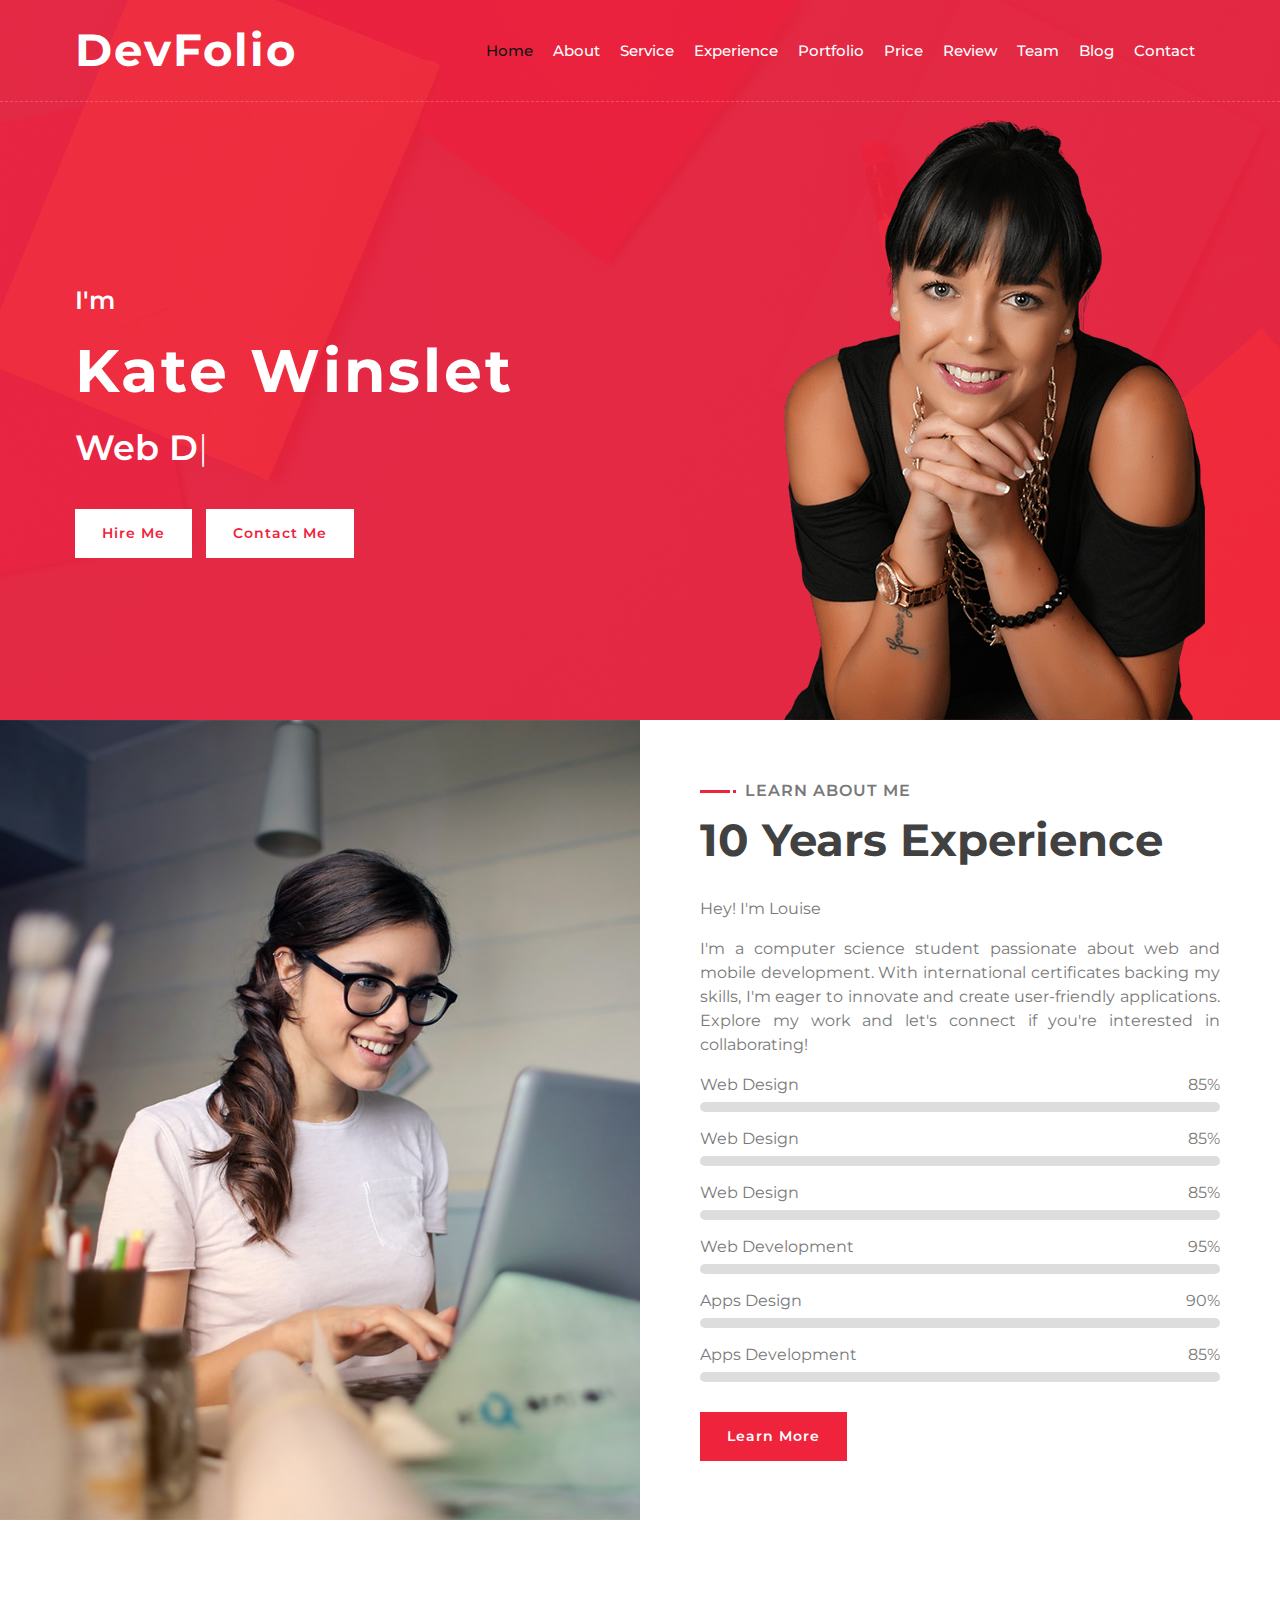
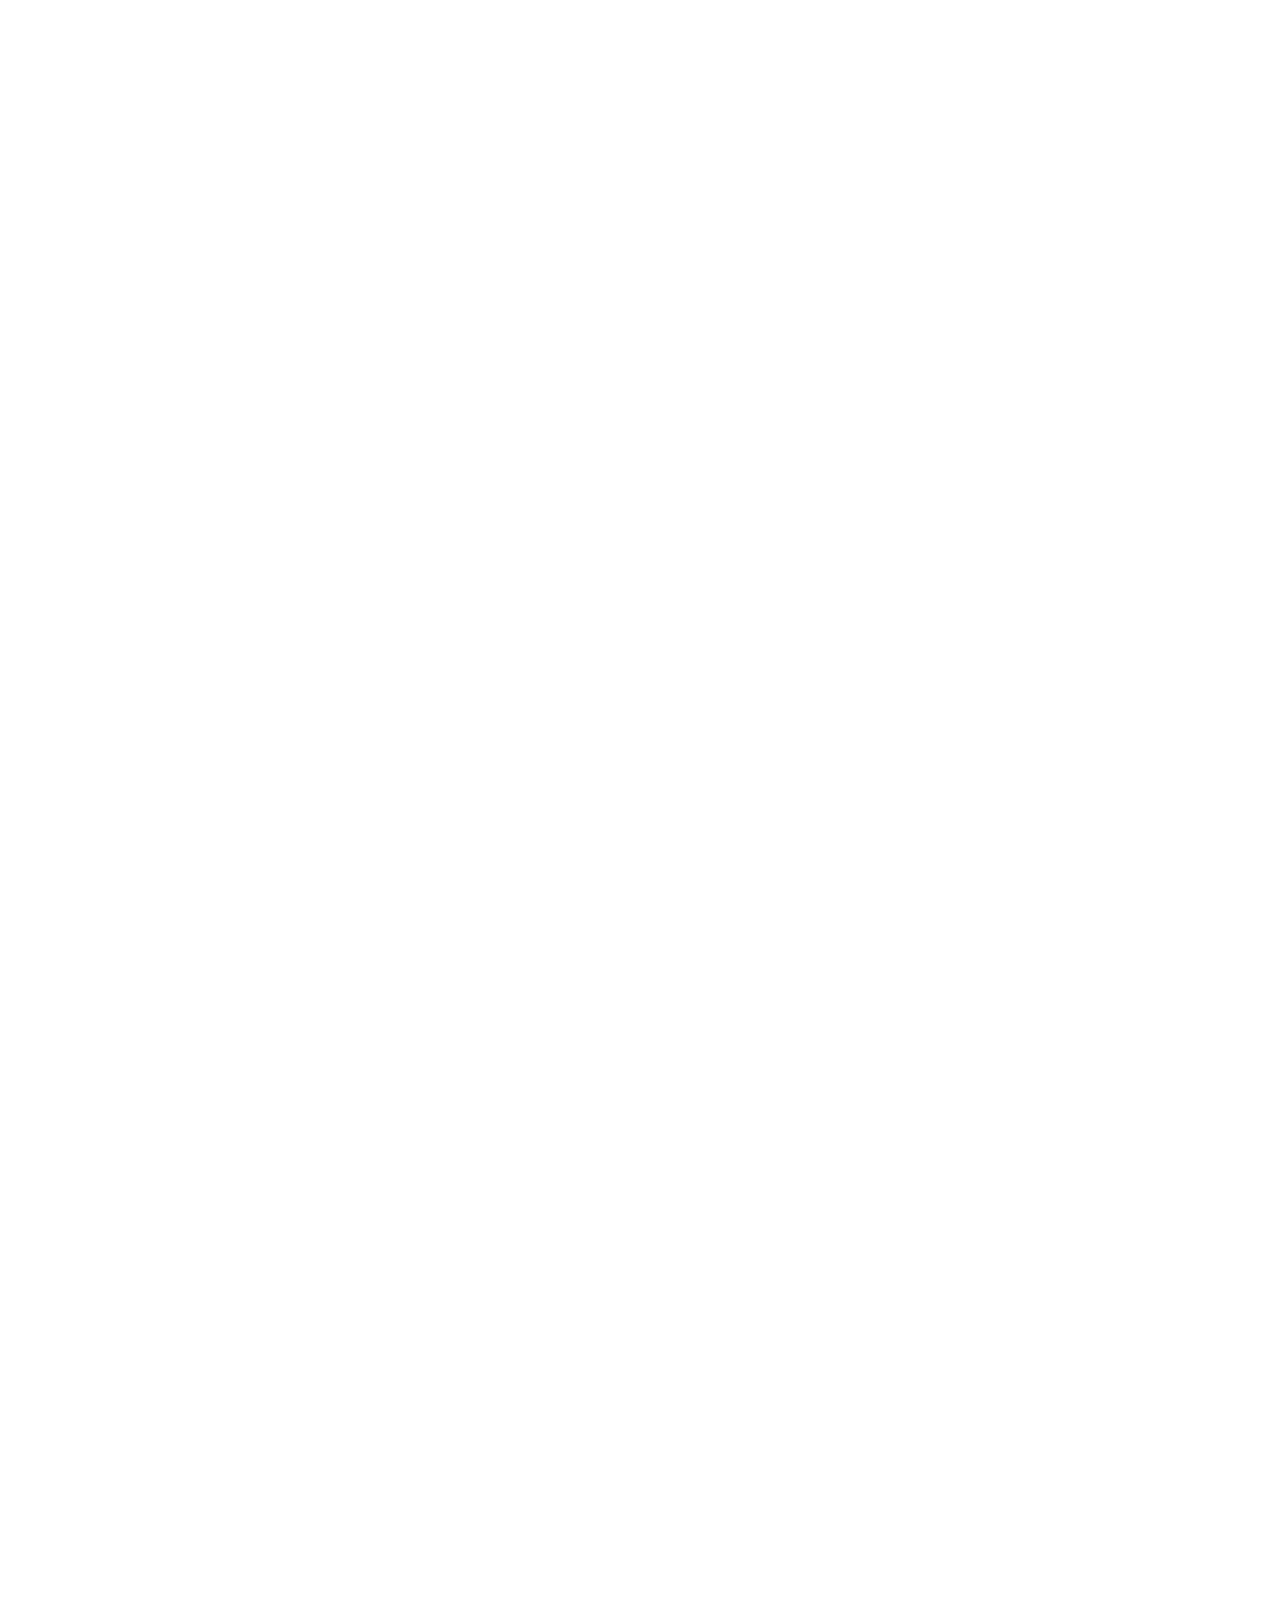
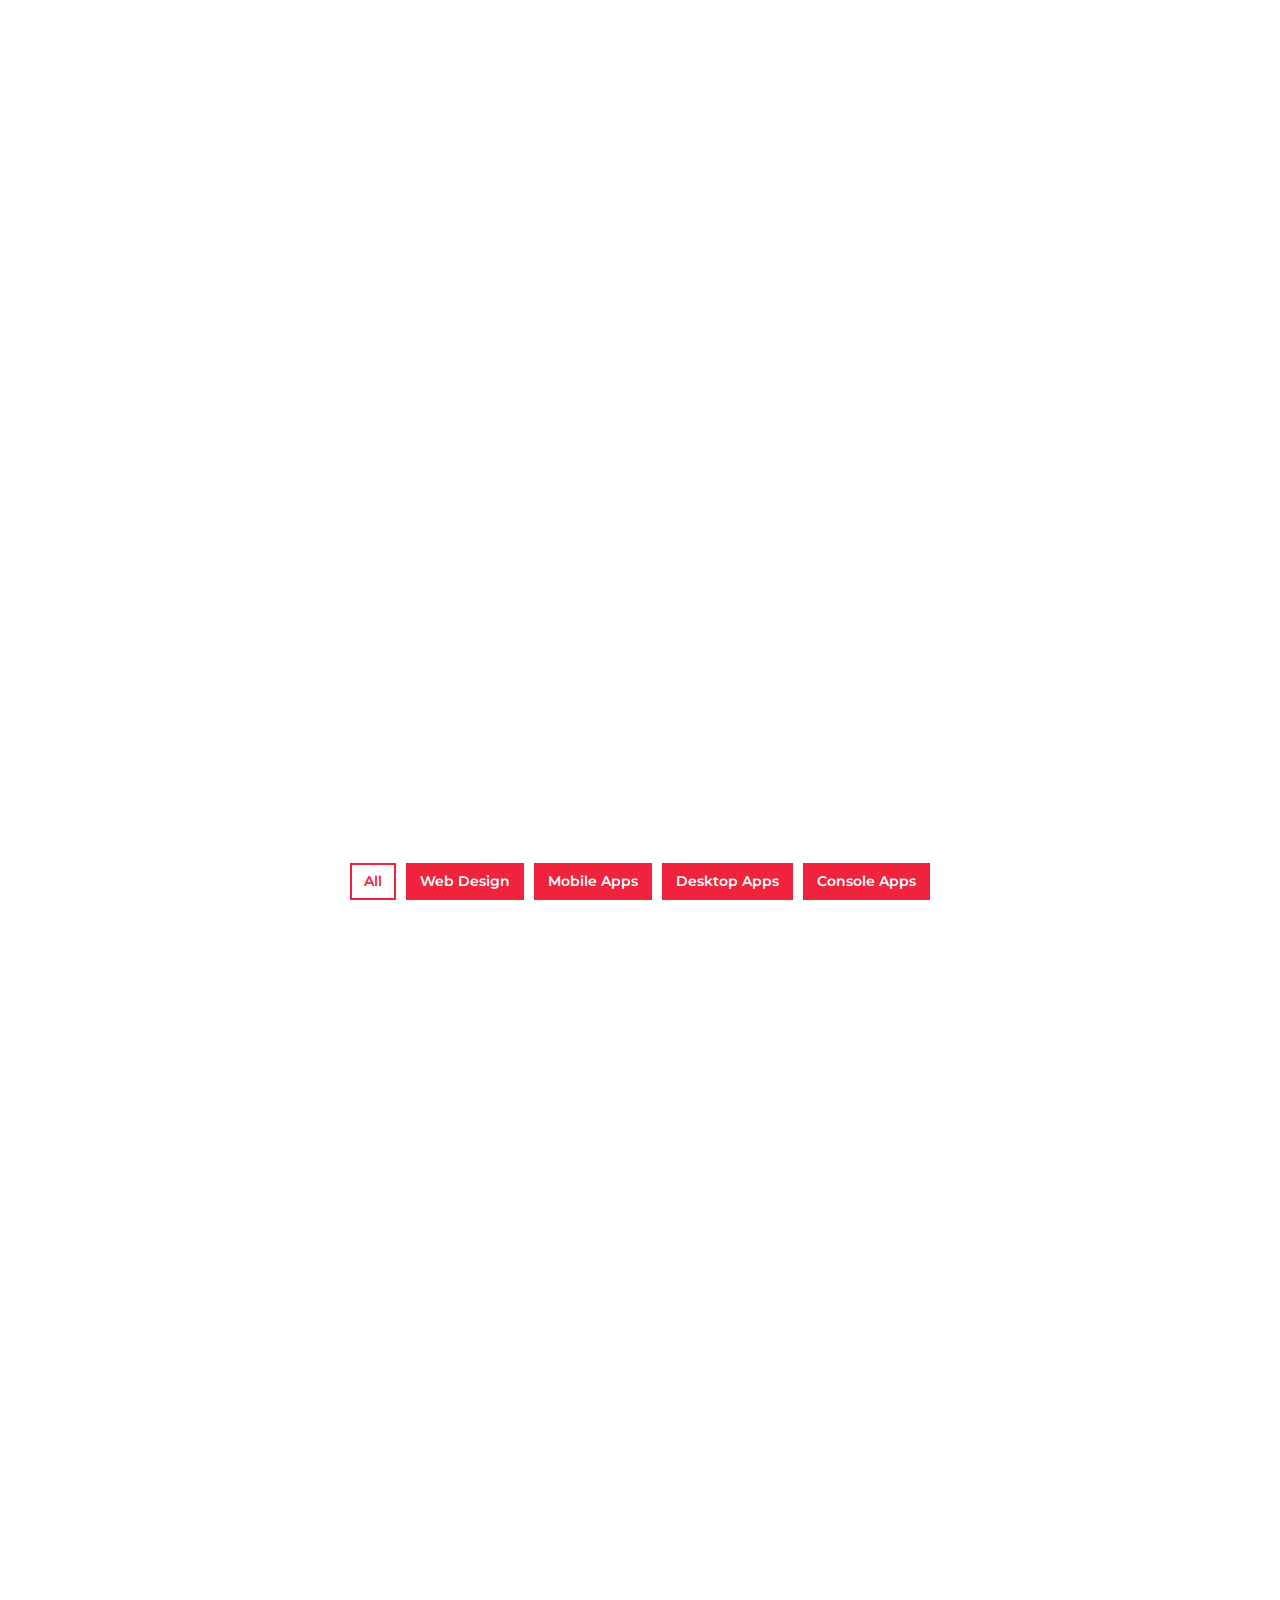
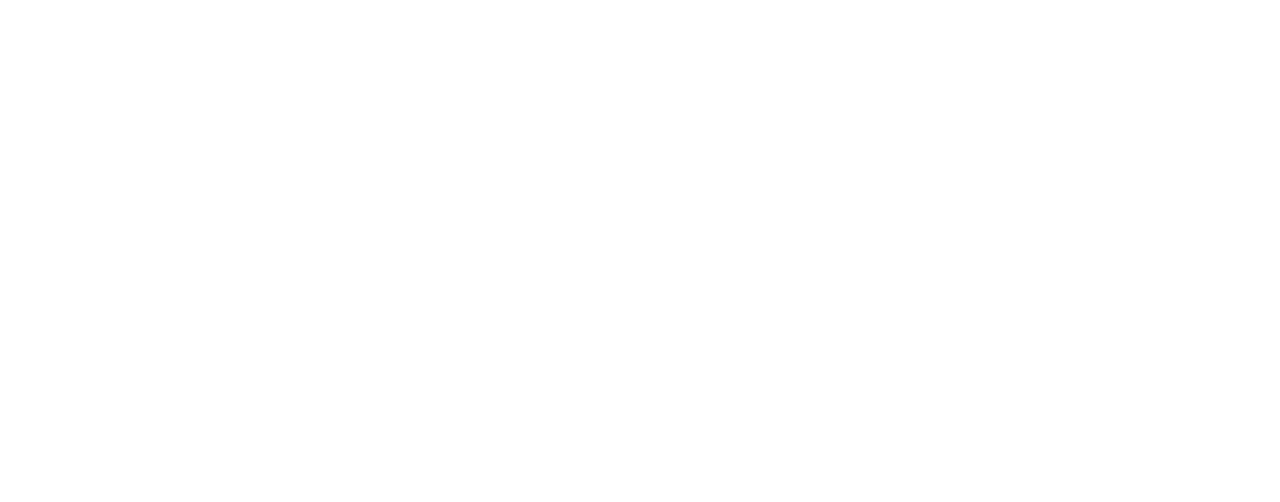
<file: devfolio2-main/index.html>
<!DOCTYPE html>
<html lang="en">

<head>
    <meta charset="utf-8">
    <title>DevFolio - Developer Portfolio Template</title>
    <meta content="width=device-width, initial-scale=1.0" name="viewport">
    <meta content="Free Website Template" name="keywords">
    <meta content="Free Website Template" name="description">

    <!-- Favicon -->
    <link href="img/favicon.ico" rel="icon">

    <!-- Google Font -->
    <link href="https://fonts.googleapis.com/css2?family=Montserrat:wght@300;400;500;600;700&display=swap"
        rel="stylesheet">

    <!-- CSS Libraries -->
    <link href="https://stackpath.bootstrapcdn.com/bootstrap/4.4.1/css/bootstrap.min.css" rel="stylesheet">
    <link href="https://cdnjs.cloudflare.com/ajax/libs/font-awesome/5.10.0/css/all.min.css" rel="stylesheet">
    <link href="lib/animate/animate.min.css" rel="stylesheet">
    <link href="lib/owlcarousel/assets/owl.carousel.min.css" rel="stylesheet">
    <link href="lib/lightbox/css/lightbox.min.css" rel="stylesheet">

    <!-- Template Stylesheet -->
    <link href="css/style.css" rel="stylesheet">
</head>

<body data-spy="scroll" data-target=".navbar" data-offset="51">
    <!-- Nav Bar Start -->
    <div class="navbar navbar-expand-lg bg-light navbar-light">
        <div class="container-fluid">
            <a href="index.html" class="navbar-brand">DevFolio</a>
            <button type="button" class="navbar-toggler" data-toggle="collapse" data-target="#navbarCollapse">
                <span class="navbar-toggler-icon"></span>
            </button>

            <div class="collapse navbar-collapse justify-content-between" id="navbarCollapse">
                <div class="navbar-nav ml-auto">
                    <a href="#home" class="nav-item nav-link active">Home</a>
                    <a href="#about" class="nav-item nav-link">About</a>
                    <a href="#service" class="nav-item nav-link">Service</a>
                    <a href="#experience" class="nav-item nav-link">Experience</a>
                    <a href="#portfolio" class="nav-item nav-link">Portfolio</a>
                    <a href="#price" class="nav-item nav-link">Price</a>
                    <a href="#review" class="nav-item nav-link">Review</a>
                    <a href="#team" class="nav-item nav-link">Team</a>
                    <a href="#blog" class="nav-item nav-link">Blog</a>
                    <a href="#contact" class="nav-item nav-link">Contact</a>
                </div>
            </div>
        </div>
    </div>
    <!-- Nav Bar End -->


    <!-- Hero Start -->
    <div class="hero" id="home">
        <div class="container-fluid">
            <div class="row align-items-center">
                <div class="col-sm-12 col-md-6">
                    <div class="hero-content">
                        <div class="hero-text">
                            <p>I'm</p>
                            <h1>Kate Winslet</h1>
                            <h2></h2>
                            <div class="typed-text">Web Designer, Web Developer, Front End Developer, Apps Designer,
                                Apps Developer</div>
                        </div>
                        <div class="hero-btn">
                            <a class="btn" href="">Hire Me</a>
                            <a class="btn" href="#footercontact">Contact Me</a>
                        </div>
                    </div>
                </div>
                <div class="col-sm-12 col-md-6 d-none d-md-block">
                    <div class="hero-image">
                        <img src="img/hero.png" alt="Hero Image">
                    </div>
                </div>
            </div>
        </div>
    </div>
    <!-- Hero End -->


    <!-- About Start -->
    <div class="about wow fadeInUp" data-wow-delay="0.1s" id="about">
        <div class="container-fluid">
            <div class="row align-items-center">
                <div class="col-lg-6">
                    <div class="about-img">
                        <img src="img/about.jpg" alt="Image">
                    </div>
                </div>
                <div class="col-lg-6">
                    <div class="about-content">
                        <div class="section-header text-left">
                            <p>Learn About Me</p>
                            <h2>10 Years Experience</h2>
                        </div>
                        <div class="about-text">
                            <p>
                                Hey! I'm Louise

                            </p>
                            <p>
                                I'm a computer science student passionate about web and mobile development. With
                                international certificates backing my
                                skills, I'm eager to innovate and create user-friendly applications. Explore my work and
                                let's connect if you're
                                interested in collaborating!
                            </p>
                        </div>
                        <div class="skills">
                            <div class="skill-name">
                                <p>Web Design</p>
                                <p>85%</p>
                            </div>
                            <div class="progress">
                                <div class="progress-bar" role="progressbar" aria-valuenow="85" aria-valuemin="0"
                                    aria-valuemax="100"></div>
                            </div>
                            <div class="skill-name">
                                <p>Web Design</p>
                                <p>85%</p>
                            </div>
                            <div class="progress">
                                <div class="progress-bar" role="progressbar" aria-valuenow="85" aria-valuemin="0"
                                    aria-valuemax="100"></div>
                            </div>
                            <div class="skill-name">
                                <p>Web Design</p>
                                <p>85%</p>
                            </div>
                            <div class="progress">
                                <div class="progress-bar" role="progressbar" aria-valuenow="85" aria-valuemin="0"
                                    aria-valuemax="100"></div>
                            </div>

                            <div class="skill-name">
                                <p>Web Development</p>
                                <p>95%</p>
                            </div>
                            <div class="progress">
                                <div class="progress-bar" role="progressbar" aria-valuenow="95" aria-valuemin="0"
                                    aria-valuemax="100"></div>
                            </div>
                            <div class="skill-name">
                                <p>Apps Design</p>
                                <p>90%</p>
                            </div>
                            <div class="progress">
                                <div class="progress-bar" role="progressbar" aria-valuenow="90" aria-valuemin="0"
                                    aria-valuemax="100"></div>
                            </div>
                            <div class="skill-name">
                                <p>Apps Development</p>
                                <p>85%</p>
                            </div>
                            <div class="progress">
                                <div class="progress-bar" role="progressbar" aria-valuenow="85" aria-valuemin="0"
                                    aria-valuemax="100"></div>
                            </div>
                        </div>
                        <a class="btn" href="">Learn More</a>
                    </div>
                </div>
            </div>
        </div>
    </div>
    <!-- About End -->


    <!-- Service Start -->
    <div class="service" id="service">
        <div class="container">
            <div class="section-header text-center wow zoomIn" data-wow-delay="0.1s">
                <p>What I do</p>
                <h2>Awesome Quality Services</h2>
            </div>
            <div class="row">
                <div class="col-lg-6 wow fadeInUp" data-wow-delay="0.0s">
                    <div class="service-item">
                        <div class="service-icon">
                            <i class="fa fa-laptop"></i>
                        </div>
                        <div class="service-text">
                            <h3>Web Design</h3>
                            <p>
                                Lorem ipsum dolor sit amet elit. Phase nec preti mi. Curabi facilis ornare velit non
                            </p>
                        </div>
                    </div>
                </div>
                <div class="col-lg-6 wow fadeInUp" data-wow-delay="0.2s">
                    <div class="service-item">
                        <div class="service-icon">
                            <i class="fa fa-laptop-code"></i>
                        </div>
                        <div class="service-text">
                            <h3>Web Development</h3>
                            <p>
                                Lorem ipsum dolor sit amet elit. Phase nec preti mi. Curabi facilis ornare velit non
                            </p>
                        </div>
                    </div>
                </div>
                <div class="col-lg-6 wow fadeInUp" data-wow-delay="0.4s">
                    <div class="service-item">
                        <div class="service-icon">
                            <i class="fab fa-android"></i>
                        </div>
                        <div class="service-text">
                            <h3>Apps Design</h3>
                            <p>
                                Lorem ipsum dolor sit amet elit. Phase nec preti mi. Curabi facilis ornare velit non
                            </p>
                        </div>
                    </div>
                </div>
                <div class="col-lg-6 wow fadeInUp" data-wow-delay="0.6s">
                    <div class="service-item">
                        <div class="service-icon">
                            <i class="fab fa-apple"></i>
                        </div>
                        <div class="service-text">
                            <h3>Apps Development</h3>
                            <p>
                                Lorem ipsum dolor sit amet elit. Phase nec preti mi. Curabi facilis ornare velit non
                            </p>
                        </div>
                    </div>
                </div>
            </div>
        </div>
    </div>
    <!-- Service End -->


    <!-- Experience Start -->
    <!-- <div class="experience" id="experience">
        <div class="container">
            <header class="section-header text-center wow zoomIn" data-wow-delay="0.1s">
                <p>My Resume</p>
                <h2>Working Experience</h2>
            </header>
            <div class="timeline">
                <div class="timeline-item left wow slideInLeft" data-wow-delay="0.1s">
                    <div class="timeline-text">
                        <div class="timeline-date">2045 - 2050</div>
                        <h2>Web Developer</h2>
                        <h4>Soft Agency, San Francisco, CA</h4>
                        <p>
                            Lorem ipsum dolor sit amet elit. Aliquam odio dolor, id luctus erat sagittis non. Ut blandit
                            semper pretium.
                        </p>
                    </div>
                </div>
                <div class="timeline-item right wow slideInRight" data-wow-delay="0.1s">
                    <div class="timeline-text">
                        <div class="timeline-date">2045 - 2050</div>
                        <h2>Web Developer</h2>
                        <h4>Soft Agency, San Francisco, CA</h4>
                        <p>
                            Lorem ipsum dolor sit amet elit. Aliquam odio dolor, id luctus erat sagittis non. Ut blandit
                            semper pretium.
                        </p>
                    </div>
                </div>
                <div class="timeline-item left wow slideInLeft" data-wow-delay="0.1s">
                    <div class="timeline-text">
                        <div class="timeline-date">2045 - 2050</div>
                        <h2>Web Developer</h2>
                        <h4>Soft Agency, San Francisco, CA</h4>
                        <p>
                            Lorem ipsum dolor sit amet elit. Aliquam odio dolor, id luctus erat sagittis non. Ut blandit
                            semper pretium.
                        </p>
                    </div>
                </div>
                <div class="timeline-item right wow slideInRight" data-wow-delay="0.1s">
                    <div class="timeline-text">
                        <div class="timeline-date">2045 - 2050</div>
                        <h2>Web Developer</h2>
                        <h4>Soft Agency, San Francisco, CA</h4>
                        <p>
                            Lorem ipsum dolor sit amet elit. Aliquam odio dolor, id luctus erat sagittis non. Ut blandit
                            semper pretium.
                        </p>
                    </div>
                </div>
                <div class="timeline-item left wow slideInLeft" data-wow-delay="0.1s">
                    <div class="timeline-text">
                        <div class="timeline-date">2045 - 2050</div>
                        <h2>Web Developer</h2>
                        <h4>Soft Agency, San Francisco, CA</h4>
                        <p>
                            Lorem ipsum dolor sit amet elit. Aliquam odio dolor, id luctus erat sagittis non. Ut blandit
                            semper pretium.
                        </p>
                    </div>
                </div>
                <div class="timeline-item right wow slideInRight" data-wow-delay="0.1s">
                    <div class="timeline-text">
                        <div class="timeline-date">2045 - 2050</div>
                        <h2>Web Developer</h2>
                        <h4>Soft Agency, San Francisco, CA</h4>
                        <p>
                            Lorem ipsum dolor sit amet elit. Aliquam odio dolor, id luctus erat sagittis non. Ut blandit
                            semper pretium.
                        </p>
                    </div>
                </div>
            </div>
        </div>
    </div> -->
    <!-- Job Experience End -->


    <!-- Blog Start -->
    <div class="blog" id="blog">
        <div class="container">
            <div class="section-header text-center wow zoomIn" data-wow-delay="0.1s">
                <p>MY</p>
                <h2>CERTIFICATIONS</h2>
            </div>
            <div class="row">
                <div class="col-lg-6">
                    <div class="blog-item wow fadeInUp" data-wow-delay="0.1s">
                        <div class="blog-img">
                            <img src="img/blog-1.jpg" alt="Blog">
                        </div>
                        <div class="blog-text">
                            <h2>Lorem ipsum dolor sit amet</h2>
                            <div class="blog-meta">
                                <p><i class="far fa-user"></i>Admin</p>
                                <p><i class="far fa-list-alt"></i>Web Design</p>
                                <p><i class="far fa-calendar-alt"></i>01-Jan-2045</p>
                                <p><i class="far fa-comments"></i>5</p>
                            </div>
                            <p>
                                Lorem ipsum dolor sit amet elit. Nullam commodo mattis mi. Nullam eu erat lectus. Proin
                                viverra risus vitae luctus. Proin ut ante, vitae sapien. Fusce sem ac erat rhoncus,
                                ornare mattis nisl massa et eros vitae pulvin
                            </p>
                            <a class="btn" href="">Read More <i class="fa fa-angle-right"></i></a>
                        </div>
                    </div>
                </div>
                <div class="col-lg-6">
                    <div class="blog-item wow fadeInUp" data-wow-delay="0.3s">
                        <div class="blog-img">
                            <img src="img/blog-2.jpg" alt="Blog">
                        </div>
                        <div class="blog-text">
                            <h2>Lorem ipsum dolor sit amet</h2>
                            <div class="blog-meta">
                                <p><i class="far fa-user"></i>Admin</p>
                                <p><i class="far fa-list-alt"></i>Apps Design</p>
                                <p><i class="far fa-calendar-alt"></i>01-Jan-2045</p>
                                <p><i class="far fa-comments"></i>10</p>
                            </div>
                            <p>
                                Lorem ipsum dolor sit amet elit. Nullam commodo mattis mi. Nullam eu erat lectus. Proin
                                viverra risus vitae luctus. Proin ut ante, vitae sapien. Fusce sem ac erat rhoncus,
                                ornare mattis nisl massa et eros vitae pulvin
                            </p>
                            <a class="btn" href="">Read More <i class="fa fa-angle-right"></i></a>
                        </div>
                    </div>
                </div>
            </div>
        </div>
    </div>
    <!-- Blog End -->

    <!-- Team Start -->
    <div class="team" id="team">
        <div class="container">
            <div class="section-header text-center wow zoomIn" data-wow-delay="0.1s">
                <p>My</p>
                <h2>CERTIFICATES AND AWARDS</h2>
            </div>
            <div class="row">
                <div class="col-lg-6 wow fadeInUp" data-wow-delay="0.0s">
                    <div class="team-item">
                        <div class="team-img">
                            <img src="img/team-1.jpg" alt="Image">
                        </div>
                        <div class="team-text">
                            <h2>Mollie Ross</h2>
                            <h4>Web Designer</h4>
                            <p>
                                Lorem ipsum dolor sit amet consec adipis elit. Etiam accum lacus
                            </p>
                            <div class="team-social">
                                <a class="btn" href=""><i class="fab fa-twitter"></i></a>
                                <a class="btn" href=""><i class="fab fa-facebook-f"></i></a>
                                <a class="btn" href=""><i class="fab fa-linkedin-in"></i></a>
                                <a class="btn" href=""><i class="fab fa-instagram"></i></a>
                            </div>
                        </div>
                    </div>
                </div>
                <div class="col-lg-6 wow fadeInUp" data-wow-delay="0.2s">
                    <div class="team-item">
                        <div class="team-img">
                            <img src="img/team-2.jpg" alt="Image">
                        </div>
                        <div class="team-text">
                            <h2>Dylan Adams</h2>
                            <h4>Web Developer</h4>
                            <p>
                                Lorem ipsum dolor sit amet consec adipis elit. Etiam accum lacus
                            </p>
                            <div class="team-social">
                                <a class="btn" href=""><i class="fab fa-twitter"></i></a>
                                <a class="btn" href=""><i class="fab fa-facebook-f"></i></a>
                                <a class="btn" href=""><i class="fab fa-linkedin-in"></i></a>
                                <a class="btn" href=""><i class="fab fa-instagram"></i></a>
                            </div>
                        </div>
                    </div>
                </div>
                <div class="col-lg-6 wow fadeInUp" data-wow-delay="0.4s">
                    <div class="team-item">
                        <div class="team-img">
                            <img src="img/team-3.jpg" alt="Image">
                        </div>
                        <div class="team-text">
                            <h2>Jennifer Page</h2>
                            <h4>Apps Designer</h4>
                            <p>
                                Lorem ipsum dolor sit amet consec adipis elit. Etiam accum lacus
                            </p>
                            <div class="team-social">
                                <a class="btn" href=""><i class="fab fa-twitter"></i></a>
                                <a class="btn" href=""><i class="fab fa-facebook-f"></i></a>
                                <a class="btn" href=""><i class="fab fa-linkedin-in"></i></a>
                                <a class="btn" href=""><i class="fab fa-instagram"></i></a>
                            </div>
                        </div>
                    </div>
                </div>
                <div class="col-lg-6 wow fadeInUp" data-wow-delay="0.6s">
                    <div class="team-item">
                        <div class="team-img">
                            <img src="img/team-4.jpg" alt="Image">
                        </div>
                        <div class="team-text">
                            <h2>Josh Dunn</h2>
                            <h4>Apps Developer</h4>
                            <p>
                                Lorem ipsum dolor sit amet consec adipis elit. Etiam accum lacus
                            </p>
                            <div class="team-social">
                                <a class="btn" href=""><i class="fab fa-twitter"></i></a>
                                <a class="btn" href=""><i class="fab fa-facebook-f"></i></a>
                                <a class="btn" href=""><i class="fab fa-linkedin-in"></i></a>
                                <a class="btn" href=""><i class="fab fa-instagram"></i></a>
                            </div>
                        </div>
                    </div>
                </div>
            </div>
        </div>
    </div>
    <!-- Team End -->

    <!-- Banner Start -->
    <div class="banner wow zoomIn" data-wow-delay="0.1s">
        <div class="container">
            <!-- <div class="section-header text-center">
                <p>Reasonable Price</p>
                <h2>Get A <span>Special</span> Price</h2>
            </div>
            <div class="container banner-text">
                <p>
                    Lorem ipsum dolor sit amet, consectetur adipiscing elit. Phasellus nec pretium mi. Curabitur
                    facilisis ornare velit non vulputate. Aliquam metus tortor, auctor id gravida condimentum, viverra
                    quis sem. Curabitur non nisl nec nisi scelerisque maximus.
                </p>
                <a class="btn">Pricing Plan</a>
            </div> -->
        </div>
    </div>
    <!-- Banner End -->


    <!-- Portfolio Start -->
    <div class="portfolio" id="portfolio">
        <div class="container">
            <div class="section-header text-center wow zoomIn" data-wow-delay="0.1s">
                <p>My</p>
                <h2>RECENT PROJECTS</h2>
            </div>
            <div class="row">
                <div class="col-12">
                    <ul id="portfolio-filter">
                        <li data-filter="*" class="filter-active">All</li>
                        <li data-filter=".filter-1">Web Design</li>
                        <li data-filter=".filter-2">Mobile Apps</li>
                        <li data-filter=".filter-3">Desktop Apps</li>
                        <li data-filter=".filter-3">Console Apps</li>
                    </ul>
                </div>
            </div>
            <div class="row portfolio-container">
                <div class="col-lg-4 col-md-6 col-sm-12 portfolio-item filter-1 wow fadeInUp" data-wow-delay="0.0s">
                    <div class="portfolio-wrap">
                        <div class="portfolio-img">
                            <img src="img/portfolio-1.jpg" alt="Image">
                        </div>
                        <div class="portfolio-text">
                            <h3>eCommerce Website</h3>
                            <a class="btn" href="img/portfolio-1.jpg" data-lightbox="portfolio">+</a>
                        </div>
                    </div>
                </div>
                <div class="col-lg-4 col-md-6 col-sm-12 portfolio-item filter-2 wow fadeInUp" data-wow-delay="0.2s">
                    <div class="portfolio-wrap">
                        <div class="portfolio-img">
                            <img src="img/portfolio-2.jpg" alt="Image">
                        </div>
                        <div class="portfolio-text">
                            <h3>Product Landing Page</h3>
                            <a class="btn" href="img/portfolio-2.jpg" data-lightbox="portfolio">+</a>
                        </div>
                    </div>
                </div>
                <div class="col-lg-4 col-md-6 col-sm-12 portfolio-item filter-3 wow fadeInUp" data-wow-delay="0.4s">
                    <div class="portfolio-wrap">
                        <div class="portfolio-img">
                            <img src="img/portfolio-3.jpg" alt="Image">
                        </div>
                        <div class="portfolio-text">
                            <h3>JavaScript quiz game</h3>
                            <a class="btn" href="img/portfolio-3.jpg" data-lightbox="portfolio">+</a>
                        </div>
                    </div>
                </div>
                <div class="col-lg-4 col-md-6 col-sm-12 portfolio-item filter-1 wow fadeInUp" data-wow-delay="0.6s">
                    <div class="portfolio-wrap">
                        <div class="portfolio-img">
                            <img src="img/portfolio-4.jpg" alt="Image">
                        </div>
                        <div class="portfolio-text">
                            <h3>JavaScript drawing</h3>
                            <a class="btn" href="img/portfolio-4.jpg" data-lightbox="portfolio">+</a>
                        </div>
                    </div>
                </div>
                <div class="col-lg-4 col-md-6 col-sm-12 portfolio-item filter-2 wow fadeInUp" data-wow-delay="0.8s">
                    <div class="portfolio-wrap">
                        <div class="portfolio-img">
                            <img src="img/portfolio-5.jpg" alt="Image">
                        </div>
                        <div class="portfolio-text">
                            <h3>Social Mobile Apps</h3>
                            <a class="btn" href="img/portfolio-5.jpg" data-lightbox="portfolio">+</a>
                        </div>
                    </div>
                </div>
                <div class="col-lg-4 col-md-6 col-sm-12 portfolio-item filter-3 wow fadeInUp" data-wow-delay="1s">
                    <div class="portfolio-wrap">
                        <div class="portfolio-img">
                            <img src="img/portfolio-6.jpg" alt="Image">
                        </div>
                        <div class="portfolio-text">
                            <h3>Company Website</h3>
                            <a class="btn" href="img/portfolio-6.jpg" data-lightbox="portfolio">+</a>
                        </div>
                    </div>
                </div>
            </div>
        </div>
    </div>
    <!-- Portfolio End -->


    <!-- Banner Start -->
    <div class="banner wow zoomIn" data-wow-delay="0.1s">
        <!-- <div class="container">
            <div class="section-header text-center">
                <p>Awesome Discount</p>
                <h2>Get <span>30%</span> Discount</h2>
            </div>
            <div class="container banner-text">
                <p>
                    Lorem ipsum dolor sit amet, consectetur adipiscing elit. Phasellus nec pretium mi. Curabitur
                    facilisis ornare velit non vulputate. Aliquam metus tortor, auctor id gravida condimentum, viverra
                    quis sem. Curabitur non nisl nec nisi scelerisque maximus.
                </p>
                <a class="btn">Order Now</a>
            </div>
        </div> -->
    </div>
    <!-- Banner End -->



    <!-- Footer Start -->
    <div class="footer wow fadeIn" data-wow-delay="0.3s" id="footercontact">
        <div class="container-fluid">
            <div class="container">
                <div class="footer-info">
                    <h1 style="color: aliceblue;">CONTACT ME</h1>
                    <h2>Louise Joseph Mallo</h2>
                    <h3>Davao City</h3>
                    <div class="footer-menu">
                        <p>(+63)931 816 6688</p>
                        <p>louisejosephmallo@gmail.com</p>
                    </div>
                    <div class="footer-social">
                        <a href=""><i class="fab fa-twitter"></i></a>
                        <a href="https://web.facebook.com/josephloy.mallo/"><i class="fab fa-facebook-f"></i></a>
                        <a href=""><i class="fab fa-youtube"></i></a>
                        <a href=""><i class="fab fa-instagram"></i></a>
                        <a href=""><i class="fab fa-linkedin-in"></i></a>
                    </div>
                </div>
            </div>
            <div class="container copyright">
                <p>&copy; <a href="#">Louise Joseph Mallo</a>, All Right Reserved | Designed By <a>HTML Codex</a></p>
            </div>
        </div>
    </div>
    <!-- Footer End -->


    <!-- Back to top button -->
    <a href="#" class="btn back-to-top"><i class="fa fa-chevron-up"></i></a>


    <!-- Pre Loader -->
    <div id="loader" class="show">
        <div class="loader"></div>
    </div>


    <!-- JavaScript Libraries -->
    <script src="https://code.jquery.com/jquery-3.4.1.min.js"></script>
    <script src="https://stackpath.bootstrapcdn.com/bootstrap/4.4.1/js/bootstrap.bundle.min.js"></script>
    <script src="lib/easing/easing.min.js"></script>
    <script src="lib/wow/wow.min.js"></script>
    <script src="lib/waypoints/waypoints.min.js"></script>
    <script src="lib/typed/typed.min.js"></script>
    <script src="lib/owlcarousel/owl.carousel.min.js"></script>
    <script src="lib/isotope/isotope.pkgd.min.js"></script>
    <script src="lib/lightbox/js/lightbox.min.js"></script>

    <!-- Contact Javascript File -->
    <script src="mail/jqBootstrapValidation.min.js"></script>
    <script src="mail/contact.js"></script>

    <!-- Template Javascript -->
    <script src="js/main.js"></script>
</body>

</html>
</file>
<file: devfolio2-main/css/style.css>
/*******************************/
/********* General CSS *********/
/*******************************/
body {
    color: #797979;
    background: #ffffff;
    font-family: 'Montserrat', sans-serif;
}

h1,
h2,
h3,
h4,
h5,
h6 {
    color: #414141;
}

a {
    color: #313131;
    transition: .3s;
}

a:hover,
a:active,
a:focus {
    color: #EF233C;
    outline: none;
    text-decoration: none;
}

.btn:focus,
.form-control:focus {
    box-shadow: none;
}

.container-fluid {
    max-width: 1366px;
}

.btn {
    padding: 12px 25px;
    font-size: 14px;
    font-weight: 600;
    letter-spacing: 1px;
    color: #ffffff;
    background: #EF233C;
    border: 2px solid transparent;
    border-radius: 0;
    box-shadow: inset 0 0 0 50px #EF233C;
    transition: ease-out 0.3s;
    -webkit-transition: ease-out 0.3s;
    -moz-transition: ease-out 0.3s;
}

.btn:hover {
    color: #EF233C;
    background: transparent;
    box-shadow: inset 0 0 0 0 #EF233C;
    border-color: #EF233C;
}

#loader {
    position: fixed;
    top: 0;
    right: 0;
    bottom: 0;
    left: 0;
    display: flex;
    align-items: center;
    justify-content: center;
    background: #ffffff;
    opacity: 0;
    visibility: hidden;
    -webkit-transition: opacity .3s ease-out, visibility 0s linear .3s;
    -o-transition: opacity .3s ease-out, visibility 0s linear .3s;
    transition: opacity .3s ease-out, visibility 0s linear .3s;
    z-index: 999;
}

#loader.show {
    -webkit-transition: opacity .6s ease-out, visibility 0s linear 0s;
    -o-transition: opacity .6s ease-out, visibility 0s linear 0s;
    transition: opacity .6s ease-out, visibility 0s linear 0s;
    visibility: visible;
    opacity: 1;
}

#loader .loader {
    position: relative;
    width: 45px;
    height: 45px;
    border: 5px solid #dddddd;
    border-top: 5px solid #EF233C;
    border-radius: 50%;
    -webkit-animation: spin 2s linear infinite;
    animation: spin 2s linear infinite;
}

@-webkit-keyframes spin {
    0% {
        -webkit-transform: rotate(0deg);
    }

    100% {
        -webkit-transform: rotate(360deg);
    }
}

@keyframes spin {
    0% {
        transform: rotate(0deg);
    }

    100% {
        transform: rotate(360deg);
    }
}

.back-to-top {
    position: fixed;
    display: none;
    width: 44px;
    height: 44px;
    padding: 8px 0;
    text-align: center;
    line-height: 1;
    font-size: 22px;
    right: 15px;
    bottom: 15px;
    z-index: 9;
}

.back-to-top i {
    color: #ffffff;
}

.back-to-top:hover i {
    color: #414141;
}


/**********************************/
/*********** Nav Bar CSS **********/
/**********************************/
.navbar {
    position: relative;
    transition: .5s;
    z-index: 999;
}

.navbar.nav-sticky {
    position: fixed;
    top: 0;
    width: 100%;
    box-shadow: 0 2px 5px rgba(0, 0, 0, .3);
}

.navbar .navbar-brand {
    margin: 0;
    font-size: 45px;
    line-height: 0px;
    font-weight: 700;
    letter-spacing: 2px;
    transition: .5s;

}

.navbar .navbar-brand img {
    max-width: 100%;
    max-height: 40px;
}

.navbar .dropdown-menu {
    margin-top: 0;
    border: 0;
    border-radius: 0;
    background: #f8f9fa;
}

@media (min-width: 992px) {
    .navbar {
        position: absolute;
        width: 100%;
        padding: 30px 60px;
        background: transparent !important;
        border-bottom: 1px dashed rgba(256, 256, 256, .2);
        z-index: 9;
    }

    .navbar.nav-sticky {
        padding: 10px 60px;
        background: #ffffff !important;
    }

    .navbar .navbar-brand {
        color: #ffffff;
    }

    .navbar.nav-sticky .navbar-brand {
        color: #EF233C;
    }

    .navbar-light .navbar-nav .nav-link,
    .navbar-light .navbar-nav .nav-link:focus {
        padding: 10px 10px 8px 10px;
        color: #ffffff;
        font-size: 15px;
        font-weight: 500;
    }

    .navbar-light.nav-sticky .navbar-nav .nav-link,
    .navbar-light.nav-sticky .navbar-nav .nav-link:focus {
        color: #414141;
    }

    .navbar-light .navbar-nav .nav-link:hover,
    .navbar-light .navbar-nav .nav-link.active {
        color: #111111;
    }

    .navbar-light.nav-sticky .navbar-nav .nav-link:hover,
    .navbar-light.nav-sticky .navbar-nav .nav-link.active {
        color: #EF233C;
    }
}

@media (max-width: 991.98px) {
    .navbar {
        padding: 15px;
        background: #ffffff !important;
    }

    .navbar .navbar-brand {
        color: #EF233C;
    }

    .navbar .navbar-nav {
        margin-top: 15px;
    }

    .navbar a.nav-link {
        padding: 5px;
    }

    .navbar .dropdown-menu {
        box-shadow: none;
    }
}


/*******************************/
/********** Hero CSS ***********/
/*******************************/
.hero {
    position: relative;
    width: 100%;
    margin-bottom: 45px;
    padding: 120px 0 0 0;
    overflow: hidden;
    background: linear-gradient(rgba(239, 35, 60, .95), rgba(239, 35, 60, .95)), url(../img/hero-bg.jpg);
    background-position: center;
    background-repeat: no-repeat;
    background-size: cover;
}

.hero .container-fluid {
    padding: 0;
}

.hero .hero-image {
    position: relative;
    text-align: right;
    padding-right: 75px;
}

.hero .hero-image img {
    max-width: 80%;
    max-height: 80%;
}

.hero .hero-content {
    position: relative;
    padding-left: 75px;
    display: flex;
    align-items: flex-start;
    justify-content: center;
    flex-direction: column;
}

.hero .hero-text p {
    color: #ffffff;
    font-size: 25px;
    font-weight: 600;
    margin-bottom: 15px;
}

.hero .hero-text h1 {
    color: #ffffff;
    font-size: 60px;
    font-weight: 700;
    letter-spacing: 3px;
    margin-bottom: 15px;
}

.hero .hero-text h2 {
    display: inline-block;
    margin: 0;
    height: 35px;
    color: #ffffff;
    font-size: 35px;
    font-weight: 600;
}

.hero .hero-text .typed-text {
    display: none;
}

.hero .hero-text .typed-cursor {
    font-size: 35px;
    font-weight: 300;
    color: #ffffff;
}

.hero .hero-btn .btn {
    margin-top: 35px;
    color: #EF233C;
    background: #ffffff;
    box-shadow: inset 0 0 0 50px #ffffff;
}

.hero .hero-btn .btn:hover {
    color: #ffffff;
    background: transparent;
    box-shadow: inset 0 0 0 0 #ffffff;
    border-color: #ffffff;
}

.hero .hero-btn .btn:first-child {
    margin-right: 10px;
}

@media (max-width: 991.98px) {
    .hero {
        padding-top: 60px;
    }

    .hero .hero-content {
        padding: 0 15px;
    }

    .hero .hero-text p {
        font-size: 20px;
    }

    .hero .hero-text h1 {
        font-size: 45px;
    }

    .hero .hero-text h2 {
        font-size: 25px;
        height: 25px;
    }

    .hero .hero-btn .btn {
        padding: 12px 30px;
        letter-spacing: 1px;
    }
}

@media (max-width: 767.98px) {
    .hero {
        padding-top: 60px;
        padding-bottom: 60px;
    }

    .hero,
    .hero .hero-text,
    .hero .hero-btn {
        width: 100%;
        text-align: center;
    }

    .hero .hero-text p {
        font-size: 18px;
    }

    .hero .hero-text h1 {
        font-size: 35px;
    }

    .hero .hero-text h2 {
        font-size: 22px;
        height: 22px;
    }

    .hero .hero-btn .btn {
        padding: 10px 15px;
        letter-spacing: 1px;
    }
}

@media (max-width: 575.98px) {
    .hero .hero-text p {
        font-size: 16px;
    }

    .hero .hero-text h1 {
        font-size: 30px;
    }

    .hero .hero-text h2 {
        font-size: 18px;
        height: 18px;
    }

    .hero .hero-btn .btn {
        padding: 8px 10px;
        letter-spacing: 0;
    }
}


/*******************************/
/******* Section Header ********/
/*******************************/
.section-header {
    position: relative;
    margin-bottom: 45px;
}

.section-header p {
    display: inline-block;
    margin: 0 30px;
    margin-bottom: 10px;
    padding-left: 15px;
    position: relative;
    font-size: 16px;
    font-weight: 600;
    letter-spacing: 1px;
    text-transform: uppercase;
    background: #ffffff;
}

.section-header p::before {
    position: absolute;
    content: "";
    height: 3px;
    top: 11px;
    right: 0;
    left: -30px;
    background: #EF233C;
    z-index: -1;
}

.section-header p::after {
    position: absolute;
    content: "";
    width: 3px;
    height: 3px;
    top: 11px;
    left: 3px;
    background: #EF233C;
    z-index: 1;
}

.section-header h2 {
    margin: 0;
    position: relative;
    font-size: 45px;
    font-weight: 700;
}

@media (max-width: 767.98px) {
    .section-header h2 {
        font-size: 30px;
    }
}


/*******************************/
/********** About CSS **********/
/*******************************/
.about {
    position: relative;
    text-align: justify;
    width: 100%;
    margin: -45px 0 45px 0;
}

.about .col-lg-6 {
    padding: 0;
}

.about .section-header {
    margin-bottom: 30px;
}

.about .about-img {
    position: relative;
    height: 100%;
}

.about .about-img img {
    position: relative;
    width: 100%;
    height: 100%;
    object-fit: cover;
}

.about .about-content {
    padding: 0 60px;
}

.about .about-text p {
    font-size: 16px;
}

.about .skills {
    margin-bottom: 30px;
}

.about .skill-name {
    margin-top: 15px;
}

.about .skill-name p {
    display: inline-block;
    margin-bottom: 5px;
    font-size: 16px;
    font-weight: 400;
}

.about .skill-name p:last-child {
    float: right;
}

.about .progress {
    height: 10px;
    border-radius: 10px;
    background: #dddddd;
}

.about .progress .progress-bar {
    width: 0px;
    background: #EF233C;
    border-radius: 10px;
    transition: 2s;
}

.about .about-text a.btn {
    margin-top: 15px;
}

@media (max-width: 991.98px) {
    .about .about-content {
        padding: 45px 15px 0 15px;
    }
}


/*******************************/
/******* Experience CSS ********/
/*******************************/
.experience {
    position: relative;
    padding: 45px 0 15px 0;
}

.experience .timeline {
    position: relative;
    width: 100%;
}

.experience .timeline::after {
    content: '';
    position: absolute;
    width: 2px;
    background: #EF233C;
    top: 0;
    bottom: 0;
    left: 50%;
    margin-left: -1px;
}

.experience .timeline .timeline-item {
    position: relative;
    background: inherit;
    width: 50%;
    margin-bottom: 30px;
}

.experience .timeline .timeline-item.left {
    left: 0;
    padding-right: 30px;
}

.experience .timeline .timeline-item.right {
    left: 50%;
    padding-left: 30px;
}

.experience .timeline .timeline-item::after {
    content: '';
    position: absolute;
    width: 16px;
    height: 16px;
    top: 48px;
    right: -8px;
    background: #ffffff;
    border: 2px solid #EF233C;
    border-radius: 16px;
    z-index: 1;
}

.experience .timeline .timeline-item.right::after {
    left: -8px;
}

.experience .timeline .timeline-item::before {
    content: '';
    position: absolute;
    width: 0;
    height: 0;
    top: 46px;
    right: 10px;
    z-index: 1;
    border: 10px solid;
    border-color: transparent transparent transparent #dddddd;
}

.experience .timeline .timeline-item.right::before {
    left: 10px;
    border-color: transparent #dddddd transparent transparent;
}

.experience .timeline .timeline-date {
    position: absolute;
    width: 100%;
    top: 44px;
    font-size: 16px;
    font-weight: 600;
    color: #EF233C;
    text-transform: uppercase;
    letter-spacing: 1px;
    z-index: 1;
}

.experience .timeline .timeline-item.left .timeline-date {
    text-align: left;
    left: calc(100% + 55px);
}

.experience .timeline .timeline-item.right .timeline-date {
    text-align: right;
    right: calc(100% + 55px);
}

.experience .timeline .timeline-text {
    padding: 30px;
    background: #ffffff;
    position: relative;
    border-right: 5px solid #dddddd;
    box-shadow: 0 0 60px rgba(0, 0, 0, .08);
}

.experience .timeline .timeline-item.right .timeline-text {
    border-right: none;
    border-left: 5px solid #dddddd;
}

.experience .timeline .timeline-text h2 {
    margin: 0 0 5px 0;
    font-size: 22px;
    font-weight: 600;
}

.experience .timeline .timeline-text h4 {
    margin: 0 0 10px 0;
    font-size: 16px;
    font-style: italic;
    font-weight: 400;
}

.experience .timeline .timeline-text p {
    margin: 0;
    font-size: 16px;
}

@media (max-width: 767.98px) {
    .experience .timeline::after {
        left: 8px;
    }

    .experience .timeline .timeline-item {
        width: 100%;
        padding-left: 38px;
    }

    .experience .timeline .timeline-item.left {
        padding-right: 0;
    }

    .experience .timeline .timeline-item.right {
        left: 0%;
        padding-left: 38px;
    }

    .experience .timeline .timeline-item.left::after,
    .experience .timeline .timeline-item.right::after {
        left: 0;
    }

    .experience .timeline .timeline-item.left::before,
    .experience .timeline .timeline-item.right::before {
        left: 18px;
        border-color: transparent #dddddd transparent transparent;
    }

    .experience .timeline .timeline-item.left .timeline-date,
    .experience .timeline .timeline-item.right .timeline-date {
        position: relative;
        top: 0;
        right: auto;
        left: 0;
        text-align: left;
        margin-bottom: 10px;
    }

    .experience .timeline .timeline-item.left .timeline-text,
    .experience .timeline .timeline-item.right .timeline-text {
        border-right: none;
        border-left: 5px solid #dddddd;
    }
}


/*******************************/
/********* Service CSS *********/
/*******************************/
.service {
    position: relative;
    width: 100%;
    padding: 45px 0 15px 0;
}

.service .service-item {
    position: relative;
    margin-bottom: 30px;
    display: flex;
    align-items: center;
    box-shadow: inset 0 0 0 0 transparent;
    transition: ease-out 0.5s;
}

.service .service-item:hover {
    box-shadow: inset 800px 0 0 0 #EF233C;
}

.service .service-icon {
    position: relative;
    width: 150px;
    min-height: 150px;
    display: flex;
    align-items: center;
    justify-content: center;
    border: 1px solid #EF233C;
    background: #ffffff;
}

.service .service-icon i {
    position: relative;
    font-size: 60px;
    color: #EF233C;
    transition: .3s;
}

.service .service-item:hover i {
    font-size: 75px;
}

.service .service-text {
    position: relative;
    width: calc(100% - 120px);
    padding: 0 30px;
}

.service .service-text h3 {
    margin-bottom: 10px;
    font-size: 20px;
    font-weight: 600;
    transition: 1s;
}

.service .service-text p {
    margin: 0;
    font-size: 16px;
    transition: 1s;
}

.service .service-item:hover .service-text h3,
.service .service-item:hover .service-text p {
    color: #ffffff;
}

@media (max-width: 575.98px) {
    .service .service-text h3 {
        font-size: 16px;
        margin-bottom: 5px;
    }

    .service .service-text p {
        font-size: 14px;
    }
}


/*******************************/
/******** Portfolio CSS ********/
/*******************************/
.portfolio {
    position: relative;
    padding: 45px 0 15px 0;
}

.portfolio #portfolio-filter {
    padding: 0;
    margin: -15px 0 25px 0;
    list-style: none;
    font-size: 0;
    text-align: center;
}

.portfolio #portfolio-filter li {
    cursor: pointer;
    display: inline-block;
    margin: 5px;
    padding: 6px 12px;
    font-size: 14px;
    font-weight: 600;
    color: #ffffff;
    background: #EF233C;
    border: 2px solid transparent;
    border-radius: 0;
    box-shadow: inset 0 0 0 50px #EF233C;
    transition: ease-out 0.3s;
    -webkit-transition: ease-out 0.3s;
    -moz-transition: ease-out 0.3s;
}

.portfolio #portfolio-filter li:hover,
.portfolio #portfolio-filter li.filter-active {
    color: #EF233C;
    background: transparent;
    box-shadow: inset 0 0 0 0 #EF233C;
    border-color: #EF233C;
}

.portfolio .portfolio-item {
    position: relative;
}

.portfolio .portfolio-wrap {
    position: relative;
    width: 100%;
}

.portfolio .portfolio-img {
    position: relative;
    overflow: hidden;
}

.portfolio .portfolio-img img {
    position: relative;
    width: 100%;
    height: 100%;
    object-fit: cover;
    transform: scale(1.1);
    transition: .5s;
}

.portfolio .portfolio-item:hover img {
    margin-left: 15px;
}

.portfolio .portfolio-text {
    position: relative;
    height: 60px;
    width: calc(100% - 30px);
    margin: -30px 15px 30px 15px;
    display: flex;
    align-items: center;
    background: #ffffff;
    box-shadow: 0 0 15px rgba(0, 0, 0, .12);
}

.portfolio .portfolio-text h3 {
    width: calc(100% - 70px);
    font-size: 18px;
    font-weight: 600;
    margin: 0 0 0 15px;
    white-space: nowrap;
    overflow: hidden;
}

.portfolio .portfolio-text a.btn {
    width: 50px;
    height: 50px;
    padding: 0 0 2px 1px;
    display: flex;
    align-items: center;
    justify-content: center;
    font-size: 45px;
    font-weight: 100;
}

.portfolio .portfolio-item:hover a.btn {
    color: #EF233C;
    background: transparent;
    box-shadow: inset 0 0 0 0 #EF233C;
    border-color: #EF233C;
}


/*******************************/
/********* Banner CSS **********/
/*******************************/
.banner {
    position: relative;
    width: 100%;
    margin: 45px 0;
    /* padding: 90px 0; */
    padding: 10px 0;
    background: #EF233C;
}

.banner .container {
    max-width: 750px;
    text-align: center;
}

.banner .section-header {
    margin-bottom: 20px;
}

.banner .section-header p {
    color: #414141;
    background: transparent;
}

.banner .section-header p::after {
    display: none;
}

.banner .section-header h2 {
    color: #ffffff;
}

.banner .section-header h2 span {
    color: #414141;
    font-size: 50px;
}

.banner .banner-text p {
    font-size: 18px;
    color: #ffffff;
}

.banner .banner-text .btn {
    margin-top: 15px;
    color: #EF233C;
    background: #ffffff;
    box-shadow: inset 0 0 0 50px #ffffff;
}

.banner .banner-text .btn:hover {
    color: #ffffff;
    background: transparent;
    box-shadow: inset 0 0 0 0 #ffffff;
    border-color: #ffffff;
}


/*******************************/
/********* Pricing CSS *********/
/*******************************/
.price {
    position: relative;
    width: 100%;
    padding: 45px 0 15px 0;
}

.price .row {
    padding: 0 15px;
}

.price .col-md-4 {
    padding: 0;
}

.price .price-item {
    position: relative;
    margin-bottom: 30px;
    background: #ffffff;
}

.price .featured-item {
    box-shadow: 0 0 30px rgba(0, 0, 0, .2);
    z-index: 1;
}

.price .price-header,
.price .price-body,
.price .price-footer {
    position: relative;
    text-align: center;
}

.price .price-header {
    padding: 45px 0 30px 0;
    color: #414141;
}

.price .price-item.featured-item .price-header {
    color: #EF233C;
}

.price .price-title h2 {
    font-size: 25px;
    font-weight: 400;
    text-transform: uppercase;
}

.price .price-prices h2 {
    font-size: 45px;
    font-weight: 700;
    margin-left: 10px;
}

.price .price-prices h2 small {
    position: absolute;
    font-size: 18px;
    font-weight: 400;
    margin-top: 9px;
    margin-left: -12px;
}

.price .price-prices h2 span {
    margin-left: 1px;
    font-size: 18px;
    font-weight: 400;
}

.price .price-item.featured-item h2 {
    color: #EF233C;
}

.price .price-body {
    padding: 0 0 20px 0;
}

.price .price-description ul {
    margin: 0;
    padding: 0;
    list-style: none;
}

.price .price-description ul li {
    padding: 0 0 20px 0;
}

.price .price-item .price-action {
    padding-bottom: 45px;
}

.price .price-item .price-action .btn {
    color: #ffffff;
    background: #414141;
    box-shadow: inset 0 0 0 50px #414141;
}

.price .price-item .price-action .btn:hover {
    color: #414141;
    background: transparent;
    box-shadow: inset 0 0 0 0 #414141;
    border-color: #414141;
}

.price .price-item.featured-item .price-action .btn {
    color: #ffffff;
    background: #EF233C;
    box-shadow: inset 0 0 0 50px #EF233C;
}

.price .price-item.featured-item .price-action .btn:hover {
    color: #EF233C;
    background: transparent;
    box-shadow: inset 0 0 0 0 #EF233C;
    border-color: #EF233C;
}


/*******************************/
/*********** Team CSS **********/
/*******************************/
.team {
    position: relative;
    width: 100%;
    padding: 45px 0 15px 0;
}

.team .team-item {
    position: relative;
    background: #ffffff;
    margin-bottom: 30px;
    display: flex;
    align-items: center;
    justify-content: flex-start;
    box-shadow: inset 0 0 0 0 transparent;
    transition: ease-out 0.5s;
}

.team .team-img {
    position: relative;
    width: 50%;
    overflow: hidden;
}

.team .team-img img {
    position: relative;
    width: 100%;
    transition: .5s;
}

.team .team-text {
    position: relative;
    width: 50%;
    padding: 0 30px;
}

.team .team-text h2 {
    color: #EF233C;
    font-size: 18px;
    font-weight: 600;
    margin-bottom: 5px;
    transition: 1s;
}

.team .team-text h4 {
    font-size: 14px;
    font-weight: 600;
    margin-bottom: 15px;
    transition: 1s;
}

.team .team-text p {
    margin-bottom: 20px;
    transition: 1s;
}

.team .team-social {
    position: relative;
    display: flex;
    align-items: center;
    justify-content: flex-start;
}

.team .team-social a.btn {
    width: 35px;
    height: 35px;
    padding: 0;
    display: flex;
    align-items: center;
    justify-content: center;
    font-size: 14px;
    font-weight: normal;
    margin-right: 5px;
}

.team .team-item:hover {
    box-shadow: inset 800px 0 0 0 #EF233C;
}

.team .team-item:hover .team-img img {
    transform: scale(1.2);
}

.team .team-item:hover .team-text h2,
.team .team-item:hover .team-text h4,
.team .team-item:hover .team-text p {
    color: #ffffff;
}

.team .team-item:hover .team-social a.btn {
    background: #ffffff;
}

.team .team-item:hover .team-social a.btn:hover {
    border-color: #ffffff;
}

@media(max-width: 575.98px) {
    .team .team-text {
        padding: 0 15px;
    }

    .team .team-text h2 {
        font-size: 16px;
        margin-bottom: 0;
    }

    .team .team-text h4 {
        margin-bottom: 5px;
    }

    .team .team-text p {
        font-size: 14px;
        line-height: 18px;
        margin-bottom: 10px;
    }
}


/*******************************/
/******* Testimonial CSS *******/
/*******************************/
.testimonial {
    position: relative;
    margin: 45px 0;
    padding: 90px 0;
    background: #EF233C;
}

.testimonial .container {
    max-width: 900px;
}

.testimonial .testimonial-icon {
    margin-bottom: 45px;
    text-align: center;
}

.testimonial .testimonial-icon i {
    font-size: 60px;
    color: rgba(256, 256, 256, .5);
}

.testimonial .testimonial-item {
    position: relative;
    margin: 0 15px;
    text-align: center;
}

.testimonial .testimonial-img {
    position: relative;
    margin-bottom: 15px;
    z-index: 1;
}

.testimonial .testimonial-item img {
    margin: 0 auto;
    width: 120px;
    padding: 10px;
    border: 5px dotted #ffffff;
    border-radius: 100px;
}

.testimonial .testimonial-text {
    position: relative;
    margin-top: -70px;
    padding: 65px 35px 30px 35px;
    text-align: center;
    background: #ffffff;
    border-radius: 500px;
}

.testimonial .testimonial-item p {
    font-size: 18px;
    font-style: italic;
}

.testimonial .testimonial-text h3 {
    color: #EF233C;
    font-size: 18px;
    font-weight: 600;
    margin-bottom: 10px;
}

.testimonial .testimonial-text h4 {
    color: #666666;
    font-size: 14px;
    margin-bottom: 0;
}

.testimonial .owl-dots {
    margin-top: 15px;
    text-align: center;
}

.testimonial .owl-dot {
    display: inline-block;
    margin: 0 5px;
    width: 12px;
    height: 12px;
    border-radius: 50%;
    background: rgba(256, 256, 256, .5);
}

.testimonial .owl-dot.active {
    background: #ffffff;
}


/*******************************/
/********* Contact CSS *********/
/*******************************/
.contact {
    position: relative;
    width: 100%;
    margin: 45px 0;
    background: #EF233C;
}

.contact .container-fluid {
    background: url(../img/contact.jpg) left center no-repeat;
    background-size: contain;
}

.contact .contact-form {
    position: relative;
    padding: 90px 0 90px 45px;
    background: #EF233C;
}

.contact .contact-form input {
    color: #ffffff;
    padding: 15px 0;
    background: none;
    border-radius: 0;
    border: none;
    border-bottom: 1px solid rgba(256, 256, 256, .5);
}

.contact .contact-form textarea {
    color: #ffffff;
    height: 90px;
    padding: 15px 0;
    background: none;
    border-radius: 0;
    border: none;
    border-bottom: 1px solid rgba(256, 256, 256, .5);
}

.contact .contact-form .form-control::placeholder {
    color: #ffffff;
    opacity: 1;
}

.contact .contact-form .form-control:-ms-input-placeholder,
.contact .contact-form .form-control::-ms-input-placeholder {
    color: #ffffff;
}

.contact .contact-form .btn {
    margin-top: 35px;
    color: #EF233C;
    background: #ffffff;
    box-shadow: inset 0 0 0 50px #ffffff;
}

.contact .contact-form .btn:hover {
    color: #ffffff;
    background: transparent;
    box-shadow: inset 0 0 0 0 #ffffff;
    border-color: #ffffff;
}

.contact .help-block ul {
    margin: 0;
    padding: 0;
    list-style-type: none;
    font-size: 14px;
    font-style: italic;
    color: #ffffff;
}

@media (max-width: 767.98px) {
    .contact .container-fluid {
        background: none;
    }

    .contact .contact-form {
        padding: 90px 0;
    }
}


/*******************************/
/*********** Blog CSS **********/
/*******************************/
.blog {
    position: relative;
    width: 100%;
    padding: 45px 0 15px 0;
}

.blog .blog-item {
    position: relative;
    margin-bottom: 30px;
}

.blog .blog-img {
    position: relative;
    width: 100%;
    overflow: hidden;
}

.blog .blog-img img {
    width: 100%;
    transition: .5s;
}

.blog .blog-item:hover img {
    transform: scale(1.1);
}

.blog .blog-text {
    position: relative;
    padding: 30px;
    border-right: 1px solid rgba(0, 0, 0, .07);
    border-bottom: 1px solid rgba(0, 0, 0, .07);
    border-left: 1px solid rgba(0, 0, 0, .07);
}

.blog .blog-text h2 {
    font-size: 25px;
    font-weight: 600;
}

.blog .blog-text p {
    margin-bottom: 10px;
}

.blog .blog-item a.btn {
    margin-top: 10px;
    padding: 8px 15px;
}

.blog .blog-item a.btn i {
    margin-left: 5px;
}

.blog .blog-meta {
    position: relative;
    display: flex;
    margin-bottom: 15px;
}

.blog .blog-meta p {
    margin: 0 10px 0 0;
    font-size: 13px;
}

.blog .blog-meta i {
    color: #414141;
    margin-right: 5px;
}

.blog .blog-meta p:last-child {
    margin: 0;
}


/*******************************/
/********* Footer CSS **********/
/*******************************/
.footer {
    position: relative;
    margin-top: 45px;
    background: #EF233C;
}

.footer .container-fluid {
    padding: 60px 0 0 0;
}

.footer .footer-info {
    position: relative;
    width: 100%;
    text-align: center;
}

.footer .footer-info h2 {
    margin-bottom: 20px;
    font-size: 30px;
    font-weight: 700;
    color: #ffffff;
}

.footer .footer-info h3 {
    margin-bottom: 25px;
    font-size: 22px;
    font-weight: 600;
    color: #ffffff;
}

.footer .footer-menu {
    width: 100%;
    display: flex;
    justify-content: center;
}

.footer .footer-menu p {
    color: #ffffff;
    font-size: 22px;
    font-weight: 600;
    line-height: 20px;
    padding: 0 15px;
    border-right: 1px solid #ffffff;
}

.footer .footer-menu p:last-child {
    border: none;
}

.footer .footer-social {
    position: relative;
    margin-top: 15px;
}

.footer .footer-social a {
    display: inline-block;
}

.footer .footer-social a i {
    margin-right: 15px;
    font-size: 20px;
    color: #ffffff;
    transition: .3s;
}

.footer .footer-social a:last-child i {
    margin: 0;
}

.footer .footer-social a:hover i {
    color: #414141;
}

.footer .copyright {
    position: relative;
    text-align: center;
    margin-top: 30px;
    padding-top: 25px;
    padding-bottom: 25px;
}

.footer .copyright::before {
    position: absolute;
    content: "";
    width: 50%;
    height: 1px;
    top: 0;
    left: 25%;
    background: rgba(256, 256, 256, .2);
}

.footer .copyright p {
    margin: 0;
    color: #ffffff;
}

.footer .copyright .col-md-6:last-child p {
    text-align: right;
}

.footer .copyright p a {
    color: #ffffff;
    font-weight: 600;
}

.footer .copyright p a:hover {
    color: #414141;
}

@media (max-width: 575.98px) {
    .footer .footer-info h2 {
        margin-bottom: 20px;
        font-size: 20px;
        font-weight: 600;
    }

    .footer .footer-info h3 {
        margin-bottom: 20px;
        font-size: 16px;
    }

    .footer .footer-menu p {
        font-size: 16px;
        line-height: 16px;
        padding: 0 5px;
    }
}
</file>
